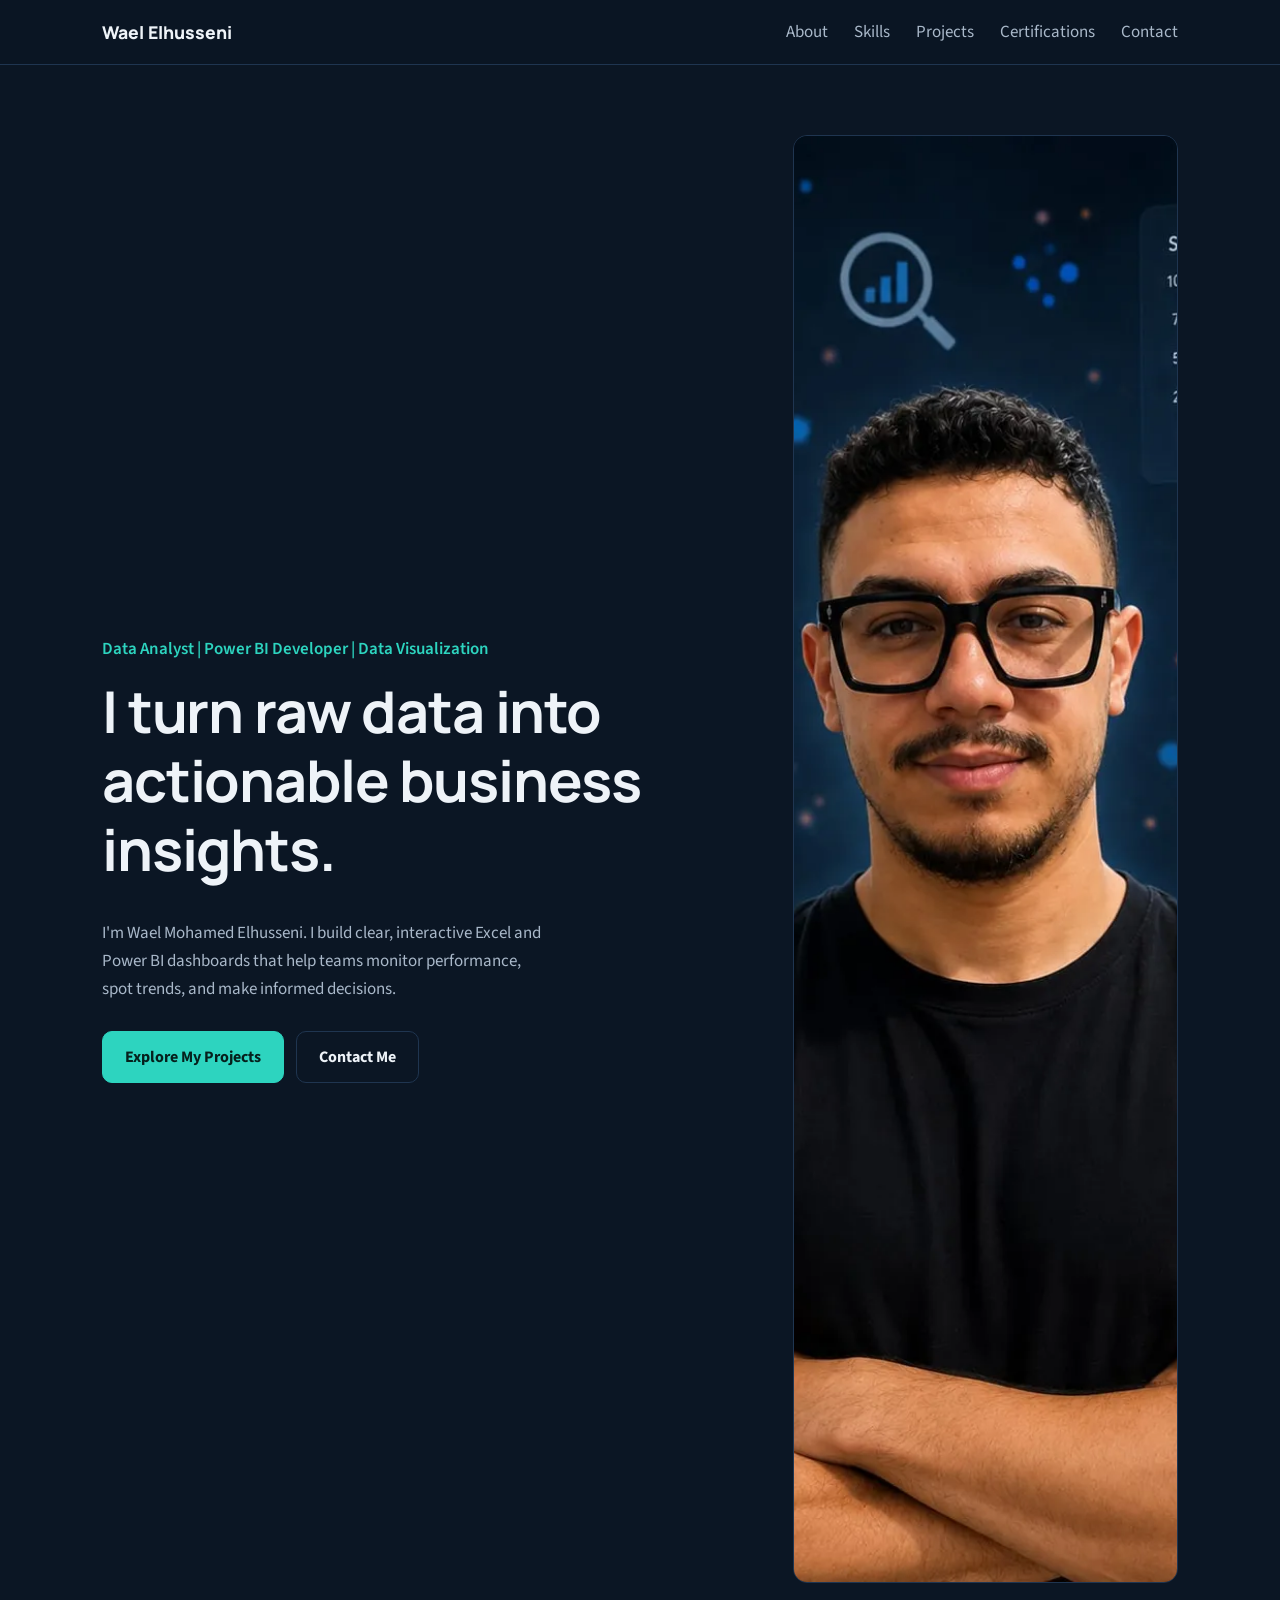
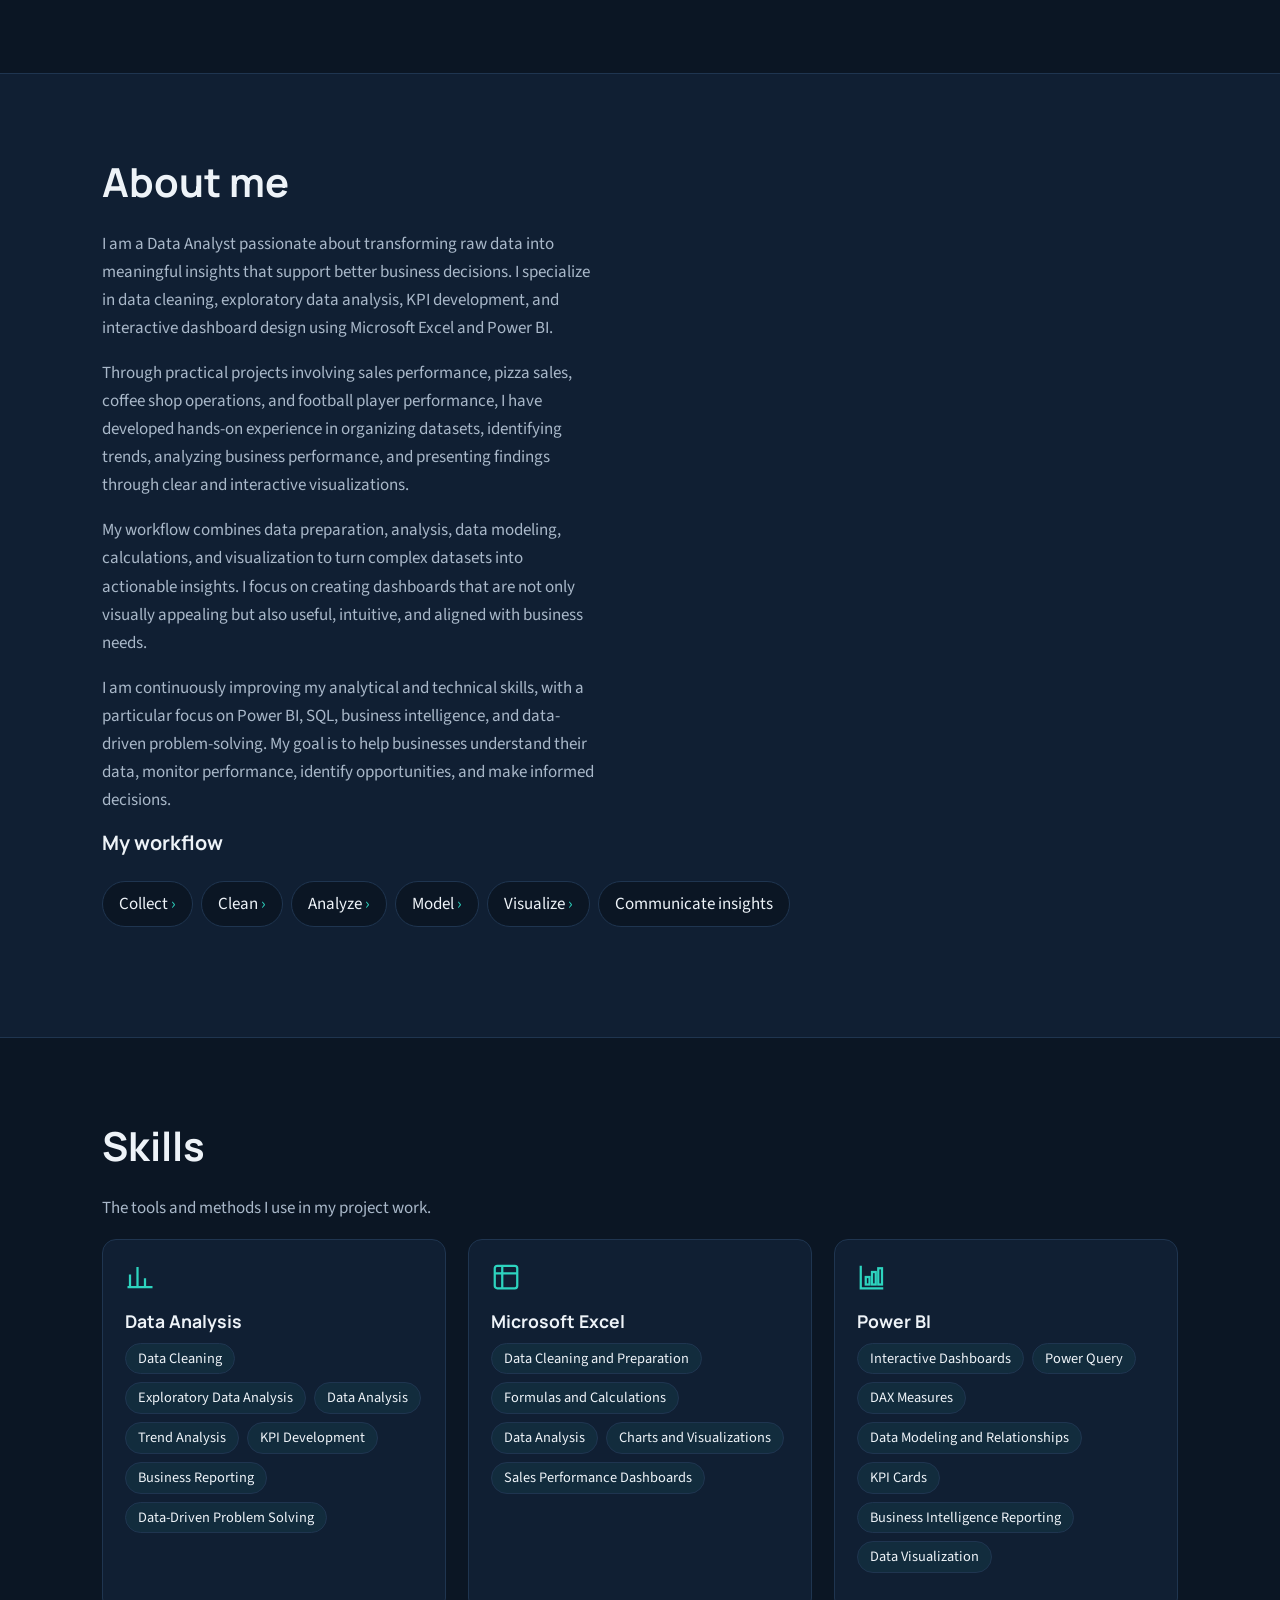
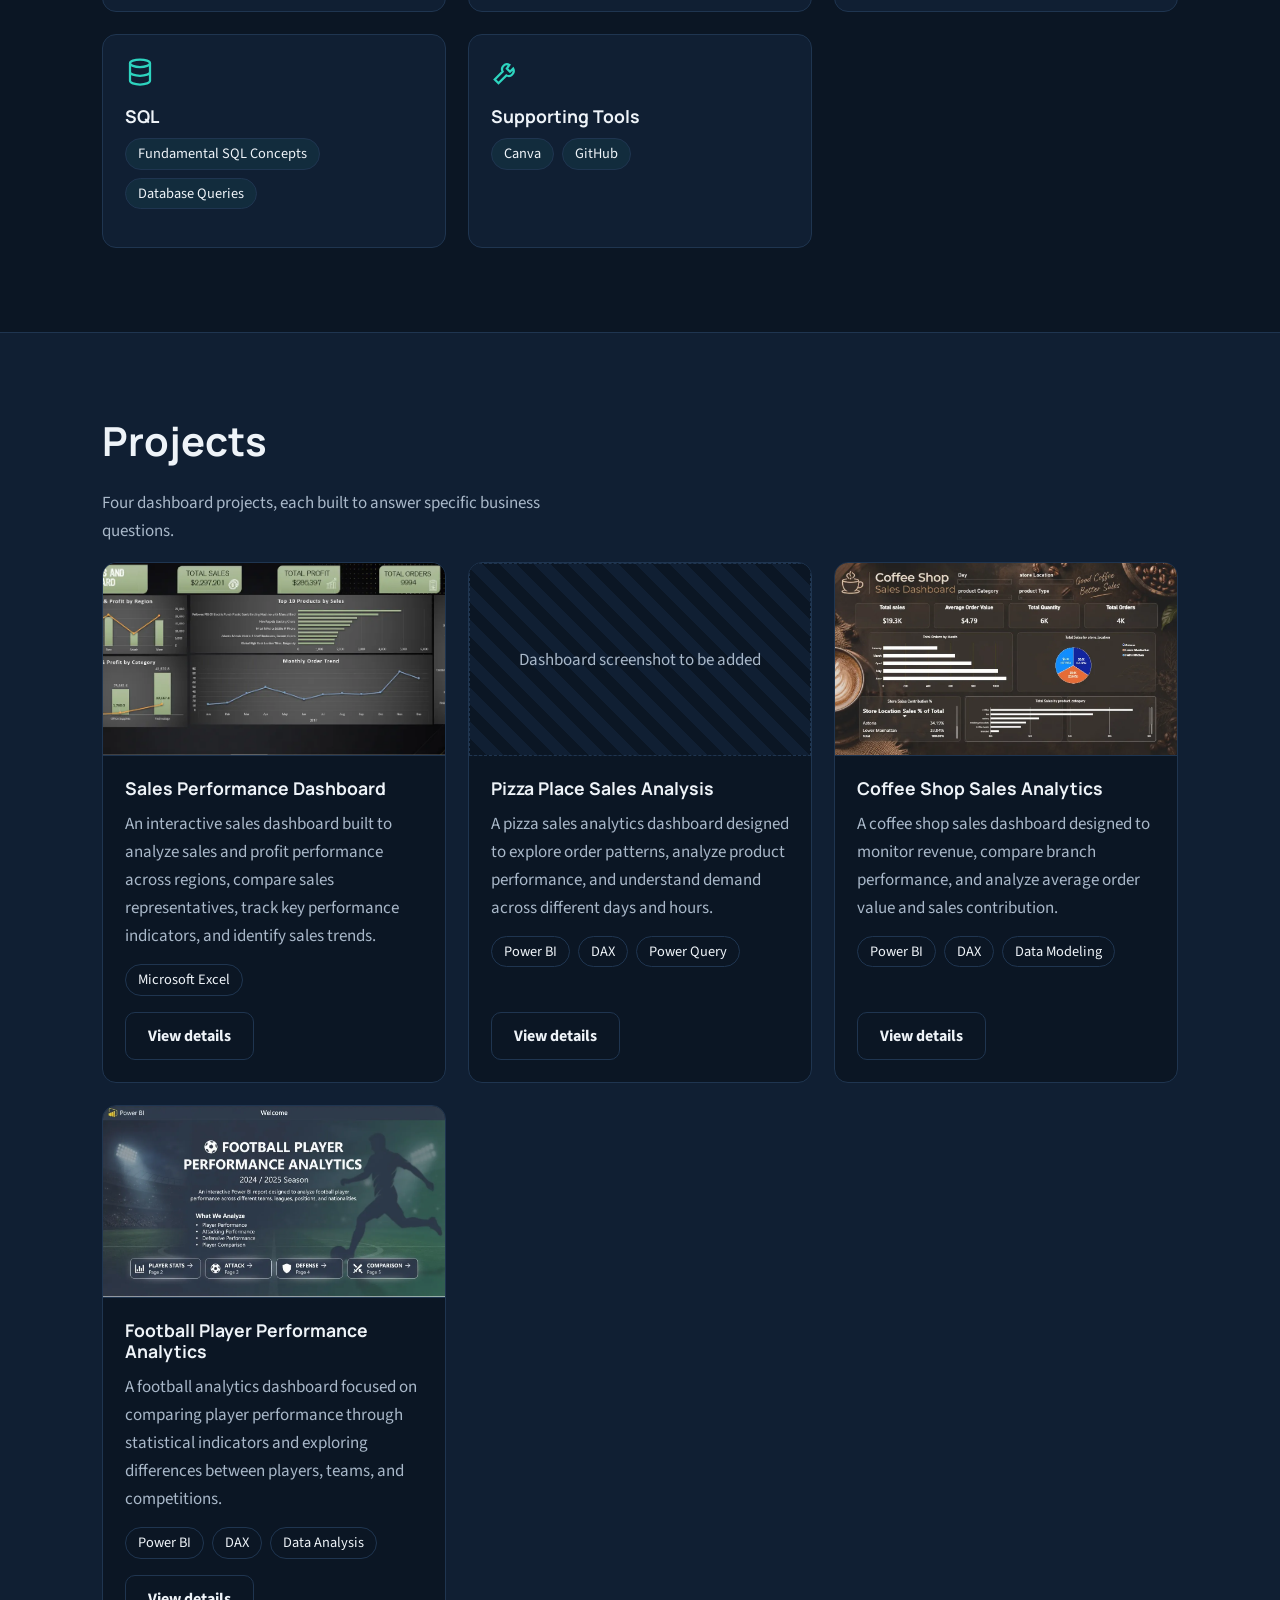
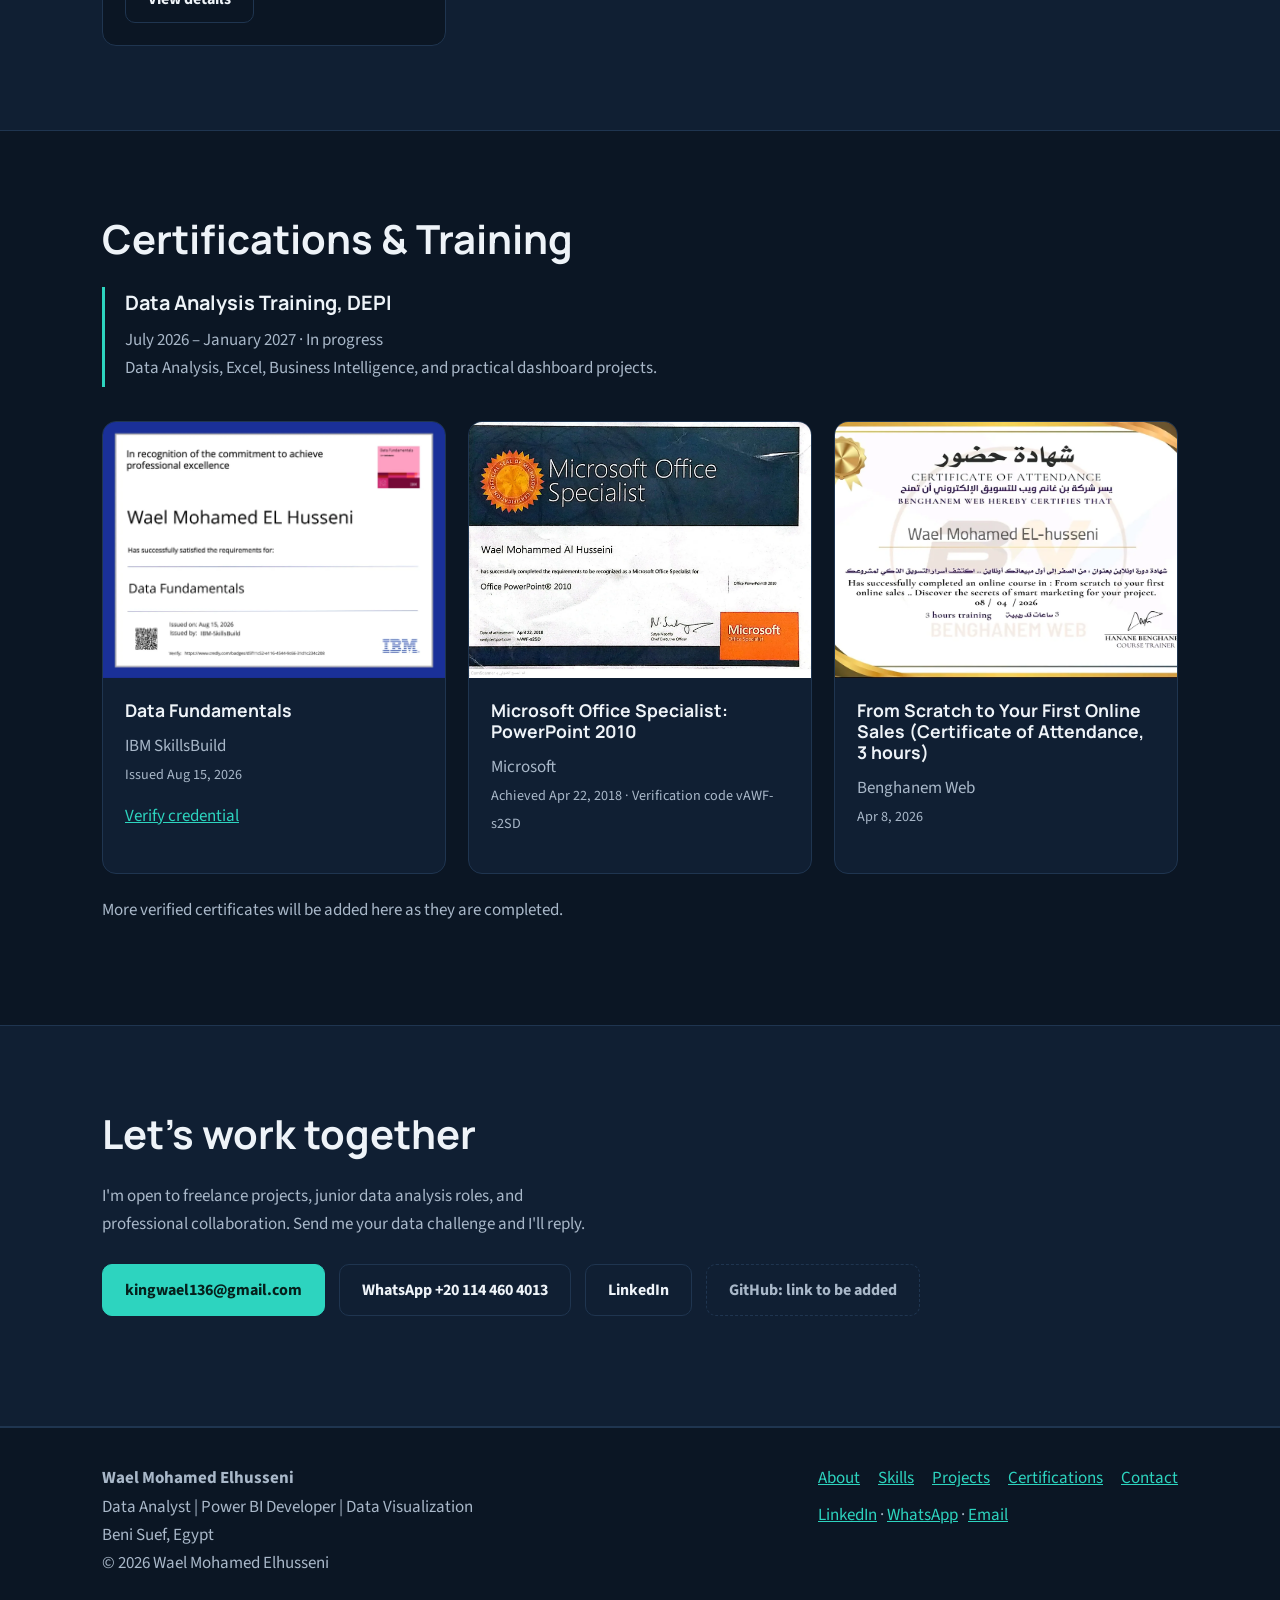
<file: index.html>
<!DOCTYPE html>
<html lang="en"><head><meta charset="utf-8"><meta name="viewport" content="width=device-width,initial-scale=1">
<title>Wael Mohamed Elhusseni | Data Analyst &amp; Power BI Developer</title>
<meta name="description" content="Portfolio of Wael Mohamed Elhusseni, a Data Analyst and Power BI Developer building Excel and Power BI dashboards that turn data into actionable business insights.">
<link rel="icon" href="data:image/svg+xml,%3Csvg xmlns='http://www.w3.org/2000/svg' viewBox='0 0 32 32'%3E%3Crect width='32' height='32' rx='7' fill='%230b1624'/%3E%3Crect x='6' y='16' width='5' height='10' fill='%232dd4bf'/%3E%3Crect x='14' y='9' width='5' height='17' fill='%232dd4bf'/%3E%3Crect x='22' y='13' width='5' height='13' fill='%232dd4bf'/%3E%3C/svg%3E">
<link rel="preconnect" href="https://fonts.googleapis.com"><link rel="preconnect" href="https://fonts.gstatic.com" crossorigin>
<link href="https://fonts.googleapis.com/css2?family=Manrope:wght@600;800&family=Source+Sans+3:wght@400;600&display=swap" rel="stylesheet">
<link rel="stylesheet" href="styles.css"></head><body>
<header><div class="wrap"><a class="logo" href="#top">Wael Elhusseni</a>
<button id="menu-toggle" aria-expanded="false" aria-controls="nav">Menu</button>
<nav id="nav" aria-label="Main"><ul><li><a href="#about">About</a></li><li><a href="#skills">Skills</a></li><li><a href="#projects">Projects</a></li><li><a href="#certifications">Certifications</a></li><li><a href="#contact">Contact</a></li></ul></nav></div></header>
<main id="top">
<section class="hero"><div class="wrap"><div>
<p class="role">Data Analyst | Power BI Developer | Data Visualization</p>
<h1>I turn raw data into actionable business insights.</h1>
<p>I'm Wael Mohamed Elhusseni. I build clear, interactive Excel and Power BI dashboards that help teams monitor performance, spot trends, and make informed decisions.</p>
<div class="actions"><a class="btn" href="#projects">Explore My Projects</a><a class="btn ghost" href="#contact">Contact Me</a></div></div>
<img class="portrait" src="portrait.webp" alt="Portrait of Wael Mohamed Elhusseni" width="1086" height="1448"></div></section>
<section id="about" class="alt"><div class="wrap"><h2>About me</h2>
<p class="lead">I am a Data Analyst passionate about transforming raw data into meaningful insights that support better business decisions. I specialize in data cleaning, exploratory data analysis, KPI development, and interactive dashboard design using Microsoft Excel and Power BI.</p>
<p class="lead">Through practical projects involving sales performance, pizza sales, coffee shop operations, and football player performance, I have developed hands-on experience in organizing datasets, identifying trends, analyzing business performance, and presenting findings through clear and interactive visualizations.</p>
<p class="lead">My workflow combines data preparation, analysis, data modeling, calculations, and visualization to turn complex datasets into actionable insights. I focus on creating dashboards that are not only visually appealing but also useful, intuitive, and aligned with business needs.</p>
<p class="lead">I am continuously improving my analytical and technical skills, with a particular focus on Power BI, SQL, business intelligence, and data-driven problem-solving. My goal is to help businesses understand their data, monitor performance, identify opportunities, and make informed decisions.</p>
<h3>My workflow</h3><ol class="flow"><li>Collect</li><li>Clean</li><li>Analyze</li><li>Model</li><li>Visualize</li><li>Communicate insights</li></ol></div></section>
<section id="skills"><div class="wrap"><h2>Skills</h2><p class="lead">The tools and methods I use in my project work.</p><div class="grid"><article class="card skill"><div class="pad"><svg viewBox="0 0 24 24" aria-hidden="true"><path d="M4 20V10M10 20V4M16 20v-7M22 20H2"/></svg><h3>Data Analysis</h3><ul class="tags"><li>Data Cleaning</li><li>Exploratory Data Analysis</li><li>Data Analysis</li><li>Trend Analysis</li><li>KPI Development</li><li>Business Reporting</li><li>Data-Driven Problem Solving</li></ul></div></article><article class="card skill"><div class="pad"><svg viewBox="0 0 24 24" aria-hidden="true"><rect x="3" y="3" width="18" height="18" rx="2"/><path d="M3 9h18M9 3v18"/></svg><h3>Microsoft Excel</h3><ul class="tags"><li>Data Cleaning and Preparation</li><li>Formulas and Calculations</li><li>Data Analysis</li><li>Charts and Visualizations</li><li>Sales Performance Dashboards</li></ul></div></article><article class="card skill"><div class="pad"><svg viewBox="0 0 24 24" aria-hidden="true"><path d="M3 3v18h18"/><rect x="7" y="12" width="3" height="6"/><rect x="12" y="8" width="3" height="10"/><rect x="17" y="5" width="3" height="13"/></svg><h3>Power BI</h3><ul class="tags"><li>Interactive Dashboards</li><li>Power Query</li><li>DAX Measures</li><li>Data Modeling and Relationships</li><li>KPI Cards</li><li>Business Intelligence Reporting</li><li>Data Visualization</li></ul></div></article><article class="card skill"><div class="pad"><svg viewBox="0 0 24 24" aria-hidden="true"><ellipse cx="12" cy="5" rx="8" ry="3"/><path d="M4 5v14c0 1.7 3.6 3 8 3s8-1.3 8-3V5M4 12c0 1.7 3.6 3 8 3s8-1.3 8-3"/></svg><h3>SQL</h3><ul class="tags"><li>Fundamental SQL Concepts</li><li>Database Queries</li></ul></div></article><article class="card skill"><div class="pad"><svg viewBox="0 0 24 24" aria-hidden="true"><path d="M14.7 6.3a4 4 0 0 0-5.4 5.4L3 18l3 3 6.3-6.3a4 4 0 0 0 5.4-5.4l-2.5 2.5-2.5-2.5z"/></svg><h3>Supporting Tools</h3><ul class="tags"><li>Canva</li><li>GitHub</li></ul></div></article></div></div></section>
<section id="projects" class="alt"><div class="wrap"><h2>Projects</h2><p class="lead">Four dashboard projects, each built to answer specific business questions.</p><div class="grid" id="projects-grid"></div></div></section>
<section id="certifications"><div class="wrap"><h2>Certifications &amp; Training</h2>
<div class="progress"><h3>Data Analysis Training, DEPI</h3><p>July 2026 – January 2027 · In progress</p><p>Data Analysis, Excel, Business Intelligence, and practical dashboard projects.</p></div>
<div class="grid" id="certs-grid"></div>
<p class="lead" style="margin-top:22px">More verified certificates will be added here as they are completed.</p></div></section>
<section id="contact" class="alt"><div class="wrap"><h2>Let's work together</h2>
<p class="lead">I'm open to freelance projects, junior data analysis roles, and professional collaboration. Send me your data challenge and I'll reply.</p>
<ul class="contact-list"><li><a class="btn" href="mailto:kingwael136@gmail.com">kingwael136@gmail.com</a></li>
<li><a class="btn ghost" href="https://wa.me/201144604013" target="_blank" rel="noopener">WhatsApp +20 114 460 4013</a></li>
<li><a class="btn ghost" href="https://linkedin.com/in/wael-mohamed77" target="_blank" rel="noopener">LinkedIn</a></li>
<li><span class="btn off" aria-disabled="true">GitHub: link to be added</span></li></ul></div></section>
</main>
<footer><div class="wrap"><div><strong>Wael Mohamed Elhusseni</strong><br>Data Analyst | Power BI Developer | Data Visualization<br>Beni Suef, Egypt<br>&copy; <span id="year"></span> Wael Mohamed Elhusseni</div>
<div><ul><li><a href="#about">About</a></li><li><a href="#skills">Skills</a></li><li><a href="#projects">Projects</a></li><li><a href="#certifications">Certifications</a></li><li><a href="#contact">Contact</a></li></ul>
<a href="https://linkedin.com/in/wael-mohamed77" target="_blank" rel="noopener">LinkedIn</a> · <a href="https://wa.me/201144604013" target="_blank" rel="noopener">WhatsApp</a> · <a href="mailto:kingwael136@gmail.com">Email</a></div></div></footer>
<dialog id="dlg" aria-label="Details"><button class="btn ghost x" data-close>Close</button><div id="dlg-body"></div></dialog>
<script src="data.js"></script><script src="script.js"></script></body></html>
</file>
<file: styles.css>
:root{--bg:#0b1624;--bg2:#101f33;--line:#1f3550;--tx:#eef3f8;--mut:#a9b8c9;--ac:#2dd4bf;--r:14px}
*{box-sizing:border-box}html{scroll-behavior:smooth;scroll-padding-top:72px}
body{margin:0;background:var(--bg);color:var(--tx);font:17px/1.65 "Source Sans 3",system-ui,sans-serif}
h1,h2,h3{font-family:Manrope,system-ui,sans-serif;line-height:1.2;margin:0 0 .6em}
a{color:var(--ac)}img{max-width:100%;display:block}
:focus-visible{outline:3px solid var(--ac);outline-offset:3px}
.wrap{max-width:1120px;margin:auto;padding:0 22px}section{padding:84px 0}
section h2{font-size:clamp(1.8rem,3.6vw,2.5rem)}.lead{color:var(--mut);max-width:62ch}
header{position:sticky;top:0;z-index:20;background:rgba(11,22,36,.92);backdrop-filter:blur(8px);border-bottom:1px solid var(--line)}
header .wrap{display:flex;align-items:center;justify-content:space-between;height:64px}
.logo{font:800 1.1rem Manrope,sans-serif;color:var(--tx);text-decoration:none}
nav ul{display:flex;gap:26px;list-style:none;margin:0;padding:0}nav a{color:var(--mut);text-decoration:none}nav a:hover{color:var(--ac)}
#menu-toggle{display:none;background:none;border:1px solid var(--line);color:var(--tx);border-radius:8px;padding:8px 12px;font:inherit}
.hero{padding:70px 0 90px}.hero .wrap{display:grid;grid-template-columns:1.25fr .75fr;gap:48px;align-items:center}
.hero h1{font-size:clamp(2.2rem,5vw,3.6rem);letter-spacing:-.02em}.role{color:var(--ac);font-weight:600;margin:0 0 14px}
.hero h1+p{color:var(--mut);max-width:56ch}.hero .actions{margin-top:28px}
.portrait{border-radius:var(--r);border:1px solid var(--line);aspect-ratio:4/5;object-fit:cover;object-position:50% 30%;width:100%}
.btn{display:inline-block;padding:12px 22px;border-radius:10px;background:var(--ac);color:#06201c;font-weight:700;text-decoration:none;border:1px solid var(--ac);cursor:pointer;font-size:1rem;font-family:inherit}
.btn.ghost{background:none;color:var(--tx);border-color:var(--line)}.btn.ghost:hover{border-color:var(--ac);color:var(--ac)}
.btn.off{background:none;color:var(--mut);border:1px dashed var(--line);cursor:default}
.actions{display:flex;flex-wrap:wrap;gap:12px}
.alt{background:var(--bg2);border-block:1px solid var(--line)}
.flow{display:flex;flex-wrap:wrap;gap:8px;list-style:none;padding:0;margin:26px 0}
.flow li{padding:8px 16px;border:1px solid var(--line);border-radius:99px;background:var(--bg)}.flow li:not(:last-child)::after{content:" ›";color:var(--ac)}
.grid{display:grid;gap:22px;grid-template-columns:repeat(auto-fit,minmax(260px,1fr))}
.card{background:var(--bg2);border:1px solid var(--line);border-radius:var(--r);overflow:hidden;transition:border-color .2s}.card:hover{border-color:var(--ac)}
.alt .card{background:var(--bg)}.pad{padding:22px}.card h3{font-size:1.1rem}.card p{color:var(--mut);margin:0 0 14px}
.skill .pad{height:100%}.skill svg{width:30px;height:30px;stroke:var(--ac);fill:none;stroke-width:1.8;margin-bottom:10px}
.tags{display:flex;flex-wrap:wrap;gap:8px;list-style:none;padding:0;margin:0 0 16px}
.tags li{font-size:.9rem;padding:3px 12px;border:1px solid var(--line);border-radius:99px;color:var(--tx)}
.skill .tags li{background:rgba(45,212,191,.07)}
.project{display:flex;flex-direction:column}.project img,.ph{aspect-ratio:16/9;object-fit:cover;width:100%;border-bottom:1px solid var(--line)}
.ph{display:grid;place-items:center;text-align:center;padding:14px;color:var(--mut);background:repeating-linear-gradient(45deg,var(--bg),var(--bg) 12px,var(--bg2) 12px,var(--bg2) 24px);border:1px dashed var(--line)}
.project .pad{flex:1;display:flex;flex-direction:column}.project .btn{margin-top:auto;align-self:flex-start}
.cert .thumb{all:unset;cursor:zoom-in;display:block;width:100%}.cert .thumb img{aspect-ratio:4/3;object-fit:cover;object-position:top;width:100%}
.cert.empty{border-style:dashed;display:grid;place-items:center;text-align:center;min-height:220px;padding:22px;color:var(--mut)}
.progress{border-left:3px solid var(--ac);padding:4px 0 4px 20px;margin-bottom:34px}.progress p{margin:0;color:var(--mut)}
dialog{width:min(920px,94vw);max-height:90vh;background:var(--bg2);color:var(--tx);border:1px solid var(--line);border-radius:var(--r);padding:28px}
dialog::backdrop{background:rgba(3,8,14,.78)}.x{float:right}
.gal{display:grid;gap:12px;margin:14px 0}.gal img,.big{border-radius:10px;border:1px solid var(--line);width:100%}
.two{display:grid;grid-template-columns:1fr 1fr;gap:24px;margin:10px 0 20px}
.contact-list{list-style:none;padding:0;display:flex;flex-wrap:wrap;gap:14px;margin:26px 0}
footer{border-top:1px solid var(--line);padding:36px 0;color:var(--mut)}footer .wrap{display:flex;flex-wrap:wrap;gap:24px;justify-content:space-between}
footer ul{list-style:none;display:flex;gap:18px;padding:0;margin:0 0 8px}
@media(max-width:800px){.hero .wrap{grid-template-columns:1fr}.portrait{max-width:340px;aspect-ratio:1}
#menu-toggle{display:block}nav{display:none;position:absolute;top:64px;left:0;right:0;background:var(--bg);border-bottom:1px solid var(--line);padding:14px 22px}
nav.open{display:block}nav ul{flex-direction:column;gap:14px}.two{grid-template-columns:1fr}section{padding:60px 0}}
@media(prefers-reduced-motion:reduce){html{scroll-behavior:auto}*{transition:none!important}}
</file>
